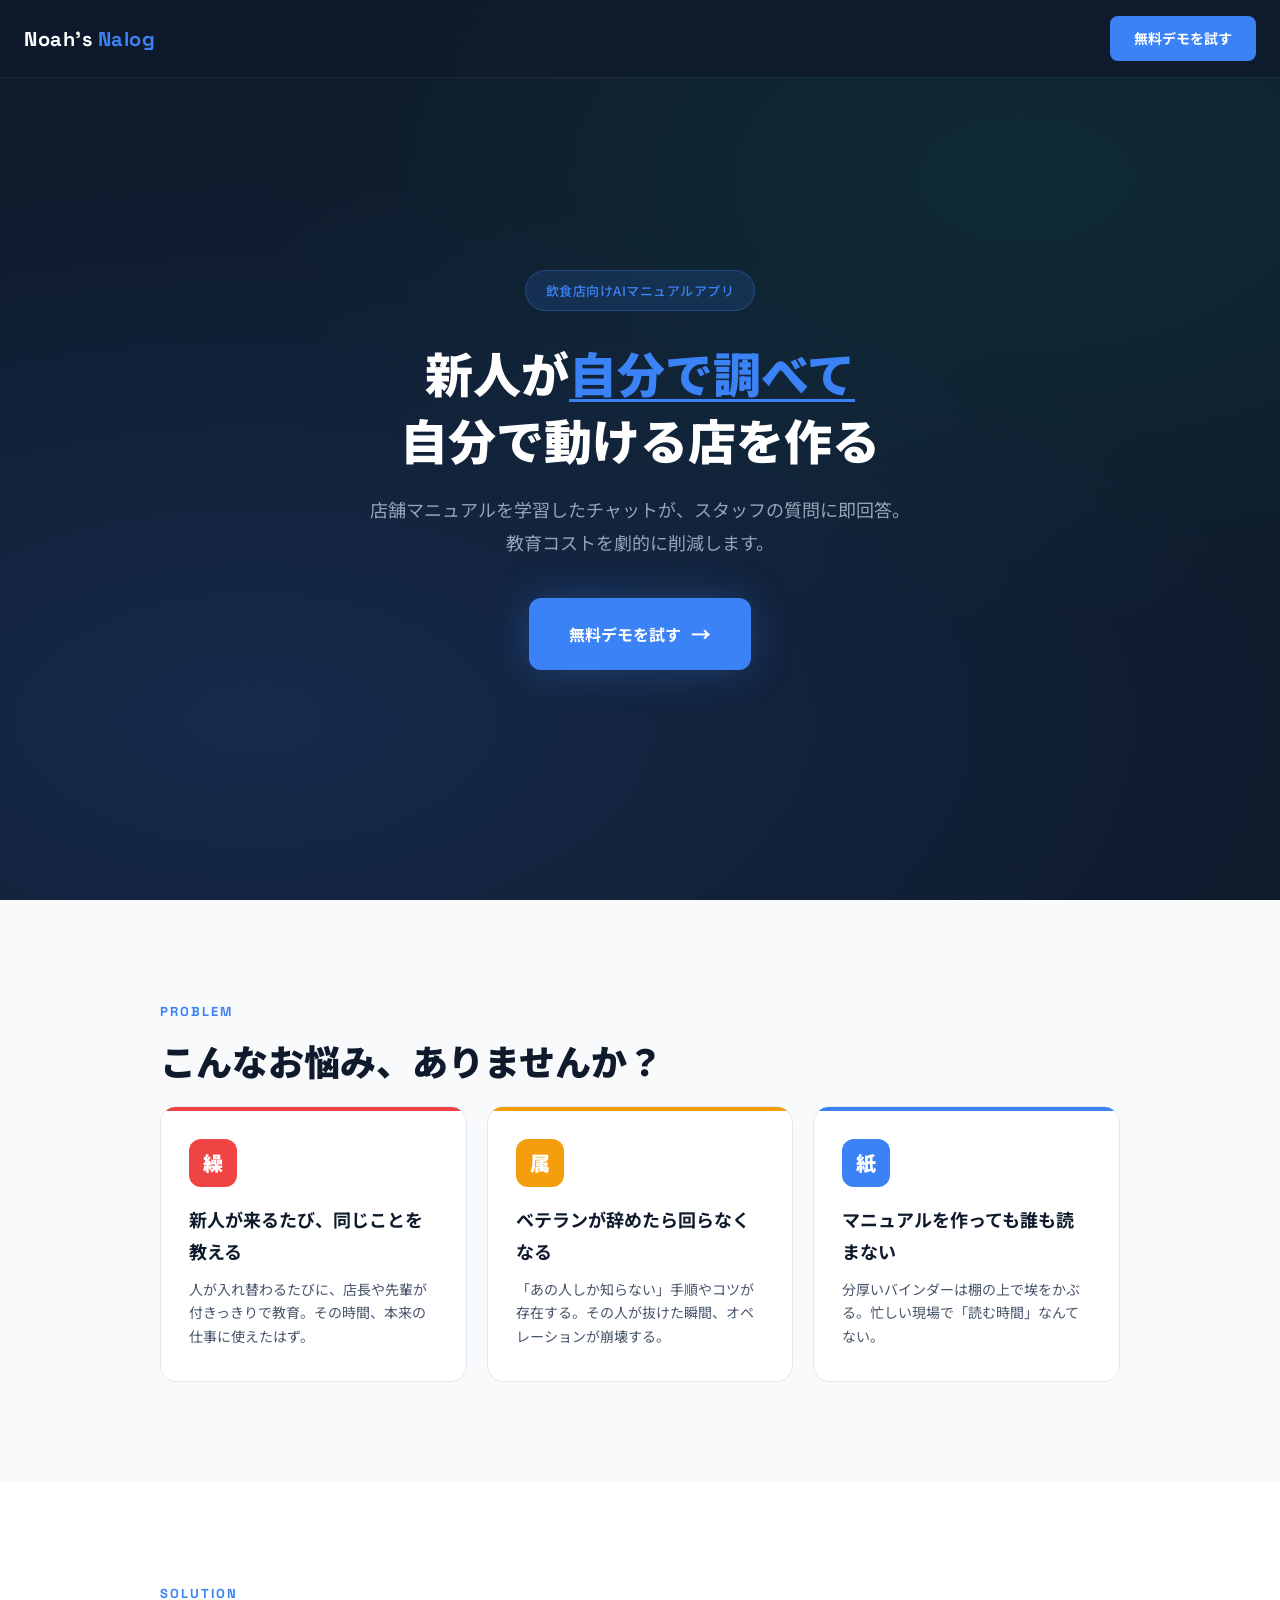
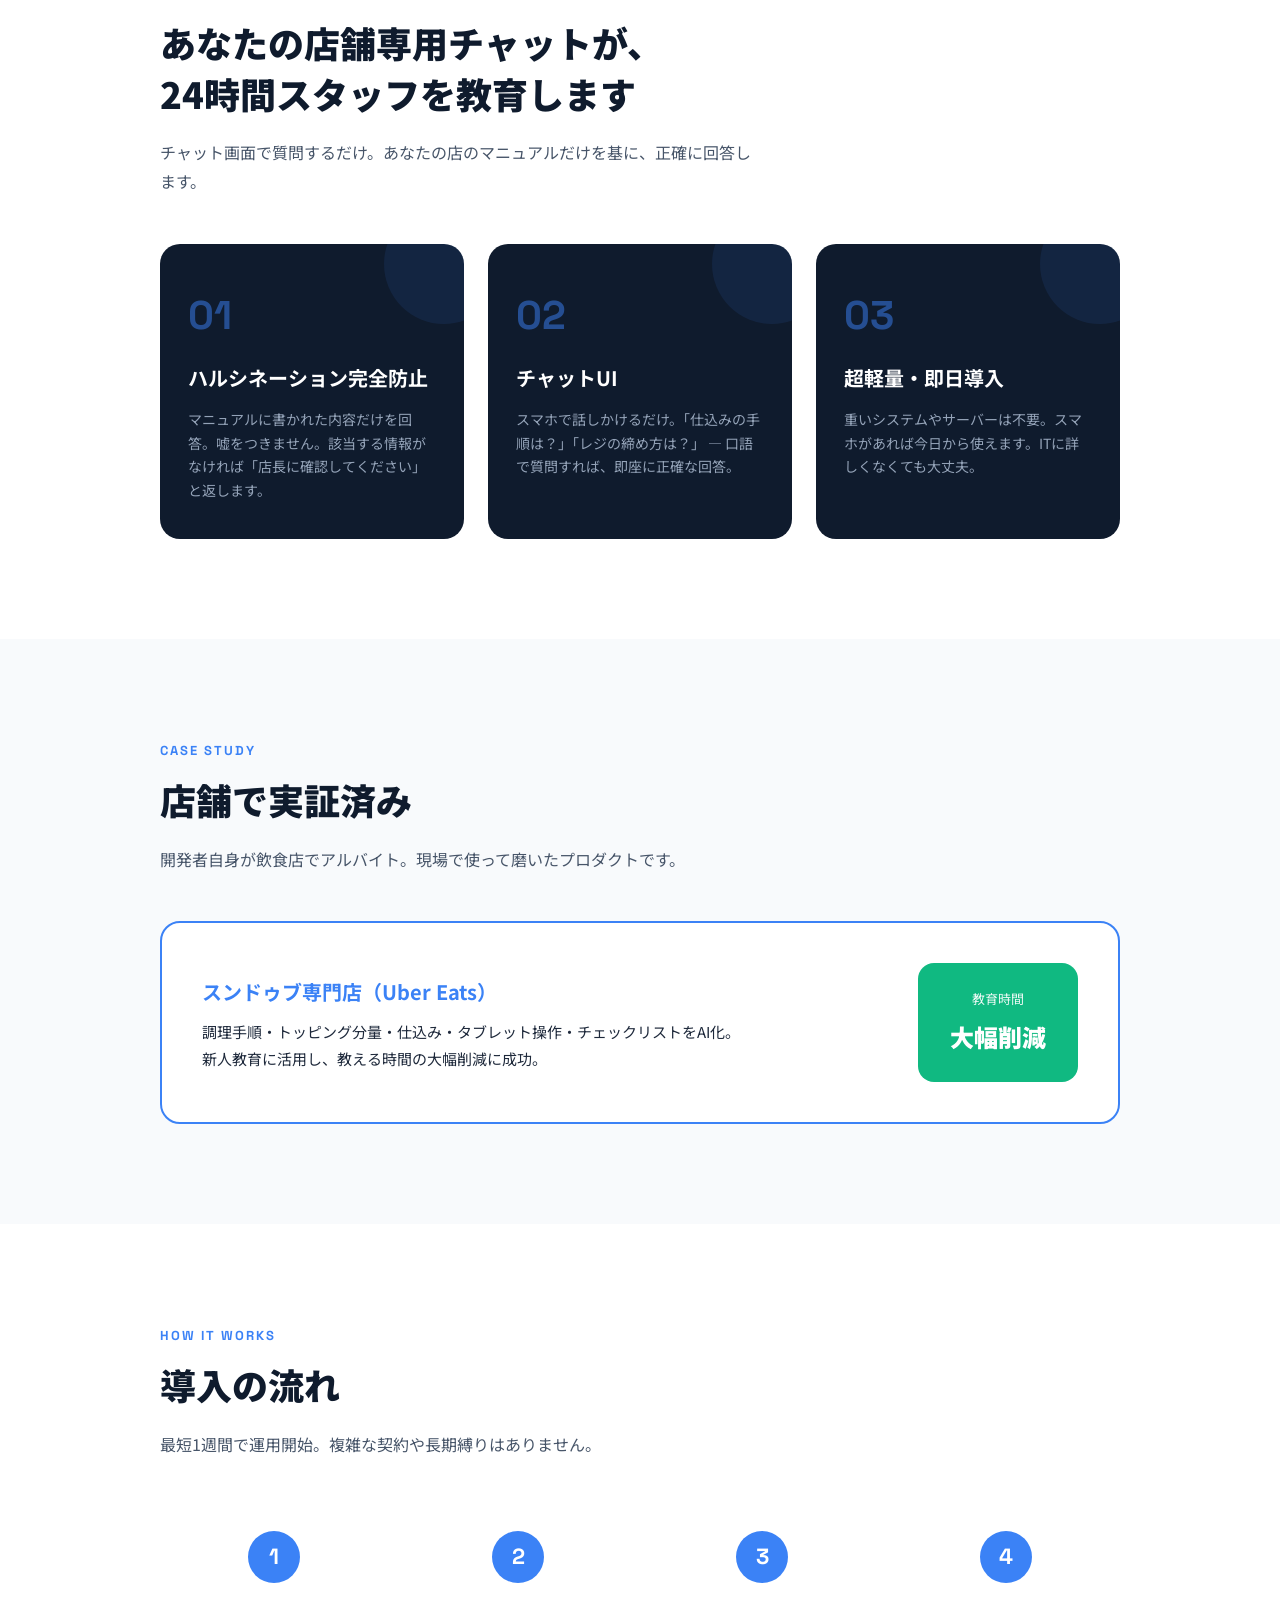
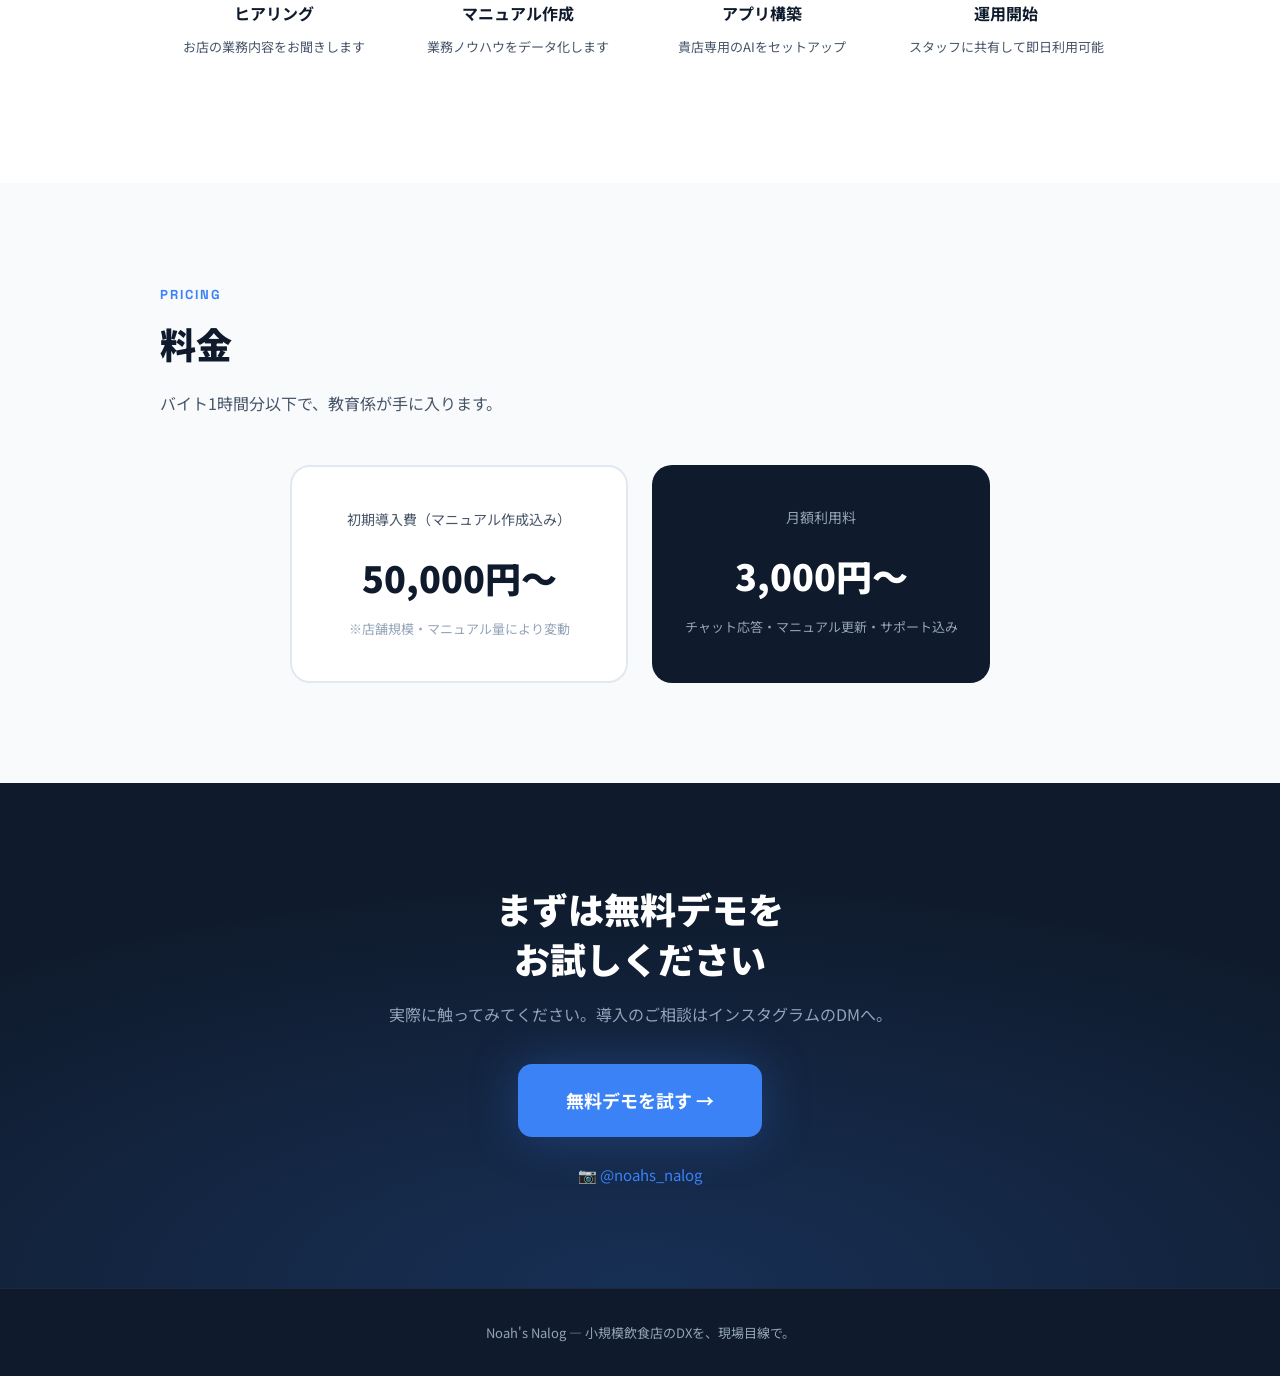
<file: index.html>
<!DOCTYPE html>
<html lang="ja">

<head>
  <meta charset="UTF-8">
  <meta name="viewport" content="width=device-width, initial-scale=1.0">
  <title>Noah's Nalog | 飲食店向けAIマニュアルアプリ</title>
  <meta name="description" content="店舗マニュアルをAIが学習。新人スタッフがChatGPTのように質問するだけで、正確な業務手順を即回答。教育コストを劇的に削減。">
  <link rel="preconnect" href="https://fonts.googleapis.com">
  <link
    href="https://fonts.googleapis.com/css2?family=Noto+Sans+JP:wght@400;500;700;900&family=Space+Grotesk:wght@500;700&display=swap"
    rel="stylesheet">
  <style>
    *,
    *::before,
    *::after {
      margin: 0;
      padding: 0;
      box-sizing: border-box;
    }

    :root {
      --navy: #0F1B2D;
      --navy-light: #1B2A4A;
      --accent: #3B82F6;
      --accent-dark: #2563EB;
      --accent-glow: rgba(59, 130, 246, 0.3);
      --green: #10B981;
      --orange: #F59E0B;
      --red: #EF4444;
      --white: #FFFFFF;
      --off-white: #F8FAFC;
      --gray-100: #F1F5F9;
      --gray-200: #E2E8F0;
      --gray-400: #94A3B8;
      --gray-600: #475569;
      --gray-800: #1E293B;
      --font-jp: 'Noto Sans JP', sans-serif;
      --font-en: 'Space Grotesk', sans-serif;
    }

    html {
      scroll-behavior: smooth;
    }

    body {
      font-family: var(--font-jp);
      color: var(--gray-800);
      background: var(--white);
      overflow-x: hidden;
      line-height: 1.8;
    }

    /* ===== HEADER NAV ===== */
    .nav {
      position: fixed;
      top: 0;
      left: 0;
      right: 0;
      z-index: 100;
      padding: 16px 24px;
      background: rgba(15, 27, 45, 0.9);
      backdrop-filter: blur(20px);
      border-bottom: 1px solid rgba(255, 255, 255, 0.06);
      display: flex;
      justify-content: space-between;
      align-items: center;
    }

    .nav-brand {
      font-family: var(--font-en);
      font-size: 20px;
      font-weight: 700;
      color: var(--white);
      letter-spacing: 0.5px;
      text-decoration: none;
    }

    .nav-brand span {
      color: var(--accent);
    }

    .nav-cta {
      padding: 10px 24px;
      background: var(--accent);
      color: var(--white);
      border: none;
      border-radius: 8px;
      font-size: 14px;
      font-weight: 700;
      font-family: var(--font-jp);
      cursor: pointer;
      text-decoration: none;
      transition: all 0.3s;
    }

    .nav-cta:hover {
      background: var(--accent-dark);
      transform: translateY(-1px);
    }

    /* ===== HERO ===== */
    .hero {
      min-height: 100vh;
      display: flex;
      align-items: center;
      justify-content: center;
      background: var(--navy);
      position: relative;
      overflow: hidden;
      padding: 120px 24px 80px;
    }

    .hero::before {
      content: '';
      position: absolute;
      inset: 0;
      background:
        radial-gradient(ellipse 80% 60% at 20% 80%, rgba(59, 130, 246, 0.15), transparent),
        radial-gradient(ellipse 60% 50% at 80% 20%, rgba(16, 185, 129, 0.1), transparent);
    }

    .hero-inner {
      position: relative;
      max-width: 800px;
      text-align: center;
    }

    .hero-badge {
      display: inline-block;
      padding: 8px 20px;
      margin-bottom: 28px;
      background: rgba(59, 130, 246, 0.15);
      border: 1px solid rgba(59, 130, 246, 0.3);
      border-radius: 100px;
      font-size: 13px;
      color: var(--accent);
      font-weight: 500;
      letter-spacing: 0.5px;
    }

    .hero h1 {
      font-size: clamp(28px, 5vw, 48px);
      font-weight: 900;
      color: var(--white);
      line-height: 1.4;
      margin-bottom: 20px;
    }

    .hero h1 em {
      font-style: normal;
      color: var(--accent);
      text-decoration: underline;
      text-decoration-color: var(--accent);
      text-underline-offset: 6px;
      text-decoration-thickness: 3px;
    }

    .hero-sub {
      font-size: clamp(15px, 2.5vw, 18px);
      color: var(--gray-400);
      line-height: 1.8;
      margin-bottom: 40px;
      max-width: 600px;
      margin-left: auto;
      margin-right: auto;
    }

    .hero-cta {
      display: inline-flex;
      align-items: center;
      gap: 10px;
      padding: 18px 40px;
      background: var(--accent);
      color: var(--white);
      font-size: 16px;
      font-weight: 700;
      border-radius: 12px;
      text-decoration: none;
      transition: all 0.3s;
      box-shadow: 0 0 40px var(--accent-glow);
      font-family: var(--font-jp);
    }

    .hero-cta:hover {
      background: var(--accent-dark);
      transform: translateY(-2px);
      box-shadow: 0 0 60px var(--accent-glow);
    }

    .hero-cta-arrow {
      font-size: 20px;
      transition: transform 0.3s;
    }

    .hero-cta:hover .hero-cta-arrow {
      transform: translateX(4px);
    }

    /* ===== SECTIONS ===== */
    section {
      padding: 100px 24px;
    }

    .section-inner {
      max-width: 960px;
      margin: 0 auto;
    }

    .section-label {
      font-family: var(--font-en);
      font-size: 13px;
      font-weight: 700;
      color: var(--accent);
      letter-spacing: 2px;
      text-transform: uppercase;
      margin-bottom: 12px;
    }

    .section-title {
      font-size: clamp(24px, 4vw, 36px);
      font-weight: 900;
      color: var(--navy);
      line-height: 1.4;
      margin-bottom: 20px;
    }

    .section-desc {
      font-size: 16px;
      color: var(--gray-600);
      max-width: 600px;
      margin-bottom: 48px;
    }

    /* ===== PAIN SECTION ===== */
    .pain {
      background: var(--off-white);
    }

    .pain-grid {
      display: grid;
      grid-template-columns: repeat(auto-fit, minmax(260px, 1fr));
      gap: 20px;
    }

    .pain-card {
      background: var(--white);
      border-radius: 16px;
      padding: 32px 28px;
      border: 1px solid var(--gray-200);
      transition: all 0.3s;
      position: relative;
      overflow: hidden;
    }

    .pain-card::before {
      content: '';
      position: absolute;
      top: 0;
      left: 0;
      right: 0;
      height: 4px;
    }

    .pain-card:nth-child(1)::before {
      background: var(--red);
    }

    .pain-card:nth-child(2)::before {
      background: var(--orange);
    }

    .pain-card:nth-child(3)::before {
      background: var(--accent);
    }

    .pain-card:hover {
      transform: translateY(-4px);
      box-shadow: 0 12px 40px rgba(0, 0, 0, 0.08);
    }

    .pain-icon {
      width: 48px;
      height: 48px;
      border-radius: 12px;
      display: flex;
      align-items: center;
      justify-content: center;
      font-size: 20px;
      font-weight: 900;
      color: var(--white);
      margin-bottom: 16px;
      font-family: var(--font-jp);
    }

    .pain-card:nth-child(1) .pain-icon {
      background: var(--red);
    }

    .pain-card:nth-child(2) .pain-icon {
      background: var(--orange);
    }

    .pain-card:nth-child(3) .pain-icon {
      background: var(--accent);
    }

    .pain-card h3 {
      font-size: 18px;
      font-weight: 700;
      margin-bottom: 10px;
      color: var(--navy);
    }

    .pain-card p {
      font-size: 14px;
      color: var(--gray-600);
      line-height: 1.7;
    }

    /* ===== SOLUTION ===== */
    .solution {
      background: var(--white);
    }

    .solution-grid {
      display: grid;
      grid-template-columns: repeat(auto-fit, minmax(260px, 1fr));
      gap: 24px;
    }

    .sol-card {
      background: var(--navy);
      border-radius: 20px;
      padding: 36px 28px;
      color: var(--white);
      position: relative;
      overflow: hidden;
      transition: transform 0.3s;
    }

    .sol-card:hover {
      transform: translateY(-4px);
    }

    .sol-card::after {
      content: '';
      position: absolute;
      top: -40px;
      right: -40px;
      width: 120px;
      height: 120px;
      border-radius: 50%;
      background: rgba(59, 130, 246, 0.1);
    }

    .sol-num {
      font-family: var(--font-en);
      font-size: 40px;
      font-weight: 700;
      color: var(--accent);
      opacity: 0.5;
      margin-bottom: 8px;
    }

    .sol-card h3 {
      font-size: 20px;
      font-weight: 700;
      margin-bottom: 12px;
    }

    .sol-card p {
      font-size: 14px;
      color: var(--gray-400);
      line-height: 1.7;
    }

    /* ===== CASE STUDY ===== */
    .case {
      background: var(--off-white);
    }

    .case-box {
      background: var(--white);
      border-radius: 20px;
      padding: 40px;
      border: 2px solid var(--accent);
      position: relative;
      display: grid;
      grid-template-columns: 1fr auto;
      gap: 32px;
      align-items: center;
    }

    @media (max-width: 640px) {
      .case-box {
        grid-template-columns: 1fr;
      }
    }

    .case-store {
      font-size: 20px;
      font-weight: 700;
      color: var(--accent);
      margin-bottom: 8px;
    }

    .case-stats {
      font-size: 14px;
      color: var(--gray-600);
      margin-bottom: 16px;
    }

    .case-detail {
      font-size: 15px;
      color: var(--gray-800);
      line-height: 1.8;
    }

    .case-badge {
      background: var(--green);
      color: var(--white);
      border-radius: 16px;
      padding: 24px 32px;
      text-align: center;
      white-space: nowrap;
    }

    .case-badge-label {
      font-size: 13px;
      margin-bottom: 4px;
      opacity: 0.9;
    }

    .case-badge-value {
      font-size: 24px;
      font-weight: 900;
    }

    /* ===== FLOW ===== */
    .flow {
      background: var(--white);
    }

    .flow-steps {
      display: grid;
      grid-template-columns: repeat(auto-fit, minmax(200px, 1fr));
      gap: 16px;
      position: relative;
    }

    .flow-step {
      text-align: center;
      padding: 24px 16px;
    }

    .flow-num {
      width: 52px;
      height: 52px;
      border-radius: 50%;
      background: var(--accent);
      color: var(--white);
      display: flex;
      align-items: center;
      justify-content: center;
      font-family: var(--font-en);
      font-size: 22px;
      font-weight: 700;
      margin: 0 auto 16px;
    }

    .flow-step h3 {
      font-size: 16px;
      font-weight: 700;
      color: var(--navy);
      margin-bottom: 8px;
    }

    .flow-step p {
      font-size: 13px;
      color: var(--gray-600);
    }

    /* ===== PRICING ===== */
    .pricing {
      background: var(--off-white);
    }

    .pricing-grid {
      display: grid;
      grid-template-columns: repeat(auto-fit, minmax(280px, 1fr));
      gap: 24px;
      max-width: 700px;
      margin: 0 auto;
    }

    .price-card {
      border-radius: 20px;
      padding: 40px 32px;
      text-align: center;
      transition: transform 0.3s;
    }

    .price-card:hover {
      transform: translateY(-4px);
    }

    .price-card:first-child {
      background: var(--white);
      border: 2px solid var(--gray-200);
    }

    .price-card:last-child {
      background: var(--navy);
      color: var(--white);
    }

    .price-label {
      font-size: 14px;
      margin-bottom: 12px;
    }

    .price-card:first-child .price-label {
      color: var(--gray-600);
    }

    .price-card:last-child .price-label {
      color: var(--gray-400);
    }

    .price-value {
      font-size: 36px;
      font-weight: 900;
      margin-bottom: 8px;
    }

    .price-card:first-child .price-value {
      color: var(--navy);
    }

    .price-card:last-child .price-value {
      color: var(--white);
    }

    .price-note {
      font-size: 13px;
    }

    .price-card:first-child .price-note {
      color: var(--gray-400);
    }

    .price-card:last-child .price-note {
      color: var(--gray-400);
    }

    /* ===== CTA ===== */
    .cta-section {
      background: var(--navy);
      padding: 100px 24px;
      text-align: center;
      position: relative;
      overflow: hidden;
    }

    .cta-section::before {
      content: '';
      position: absolute;
      inset: 0;
      background: radial-gradient(ellipse 80% 80% at 50% 100%, rgba(59, 130, 246, 0.2), transparent);
    }

    .cta-inner {
      position: relative;
      max-width: 600px;
      margin: 0 auto;
    }

    .cta-inner h2 {
      font-size: clamp(24px, 4vw, 36px);
      font-weight: 900;
      color: var(--white);
      margin-bottom: 16px;
      line-height: 1.4;
    }

    .cta-inner p {
      font-size: 16px;
      color: var(--gray-400);
      margin-bottom: 36px;
    }

    .cta-btn {
      display: inline-flex;
      align-items: center;
      gap: 10px;
      padding: 20px 48px;
      background: var(--accent);
      color: var(--white);
      font-size: 18px;
      font-weight: 700;
      border-radius: 14px;
      text-decoration: none;
      transition: all 0.3s;
      box-shadow: 0 0 50px var(--accent-glow);
      font-family: var(--font-jp);
    }

    .cta-btn:hover {
      background: var(--accent-dark);
      transform: translateY(-2px);
    }

    .cta-email {
      margin-top: 24px;
      font-size: 15px;
      color: var(--gray-400);
    }

    .cta-email a {
      color: var(--accent);
      text-decoration: none;
    }

    /* ===== FOOTER ===== */
    footer {
      background: var(--navy);
      border-top: 1px solid rgba(255, 255, 255, 0.06);
      padding: 32px 24px;
      text-align: center;
    }

    footer p {
      font-size: 13px;
      color: var(--gray-400);
    }

    footer a {
      color: var(--accent);
      text-decoration: none;
    }

    /* ===== ANIMATIONS ===== */
    .fade-up {
      opacity: 0;
      transform: translateY(30px);
      transition: opacity 0.8s ease, transform 0.8s ease;
    }

    .fade-up.visible {
      opacity: 1;
      transform: translateY(0);
    }

    @media (max-width: 768px) {
      section {
        padding: 64px 20px;
      }

      .case-box {
        padding: 28px;
      }

      .nav {
        padding: 12px 16px;
      }

      .nav-cta {
        padding: 8px 16px;
        font-size: 13px;
      }
    }
  </style>
</head>

<body>

  <!-- NAV -->
  <nav class="nav">
    <a href="#" class="nav-brand">Noah's <span>Nalog</span></a>
    <a href="./index-demo.html" class="nav-cta" target="_blank">無料デモを試す</a>
  </nav>

  <!-- HERO -->
  <section class="hero">
    <div class="hero-inner">
      <div class="hero-badge">飲食店向けAIマニュアルアプリ</div>
      <h1>新人が<em>自分で調べて</em><br>自分で動ける店を作る</h1>
      <p class="hero-sub">店舗マニュアルを学習したチャットが、スタッフの質問に即回答。<br>教育コストを劇的に削減します。</p>
      <a href="./index-demo.html" class="hero-cta" target="_blank">
        無料デモを試す
        <span class="hero-cta-arrow">&rarr;</span>
      </a>
    </div>
  </section>

  <!-- PAIN -->
  <section class="pain" id="problem">
    <div class="section-inner">
      <div class="section-label fade-up">Problem</div>
      <h2 class="section-title fade-up">こんなお悩み、ありませんか？</h2>
      <div class="pain-grid">
        <div class="pain-card fade-up">
          <div class="pain-icon">繰</div>
          <h3>新人が来るたび、同じことを教える</h3>
          <p>人が入れ替わるたびに、店長や先輩が付きっきりで教育。その時間、本来の仕事に使えたはず。</p>
        </div>
        <div class="pain-card fade-up">
          <div class="pain-icon">属</div>
          <h3>ベテランが辞めたら回らなくなる</h3>
          <p>「あの人しか知らない」手順やコツが存在する。その人が抜けた瞬間、オペレーションが崩壊する。</p>
        </div>
        <div class="pain-card fade-up">
          <div class="pain-icon">紙</div>
          <h3>マニュアルを作っても誰も読まない</h3>
          <p>分厚いバインダーは棚の上で埃をかぶる。忙しい現場で「読む時間」なんてない。</p>
        </div>
      </div>
    </div>
  </section>

  <!-- SOLUTION -->
  <section class="solution" id="solution">
    <div class="section-inner">
      <div class="section-label fade-up">Solution</div>
      <h2 class="section-title fade-up">あなたの店舗専用チャットが、<br>24時間スタッフを教育します</h2>
      <p class="section-desc fade-up">チャット画面で質問するだけ。あなたの店のマニュアルだけを基に、正確に回答します。</p>
      <div class="solution-grid">
        <div class="sol-card fade-up">
          <div class="sol-num">01</div>
          <h3>ハルシネーション完全防止</h3>
          <p>マニュアルに書かれた内容だけを回答。嘘をつきません。該当する情報がなければ「店長に確認してください」と返します。</p>
        </div>
        <div class="sol-card fade-up">
          <div class="sol-num">02</div>
          <h3>チャットUI</h3>
          <p>スマホで話しかけるだけ。「仕込みの手順は？」「レジの締め方は？」 — 口語で質問すれば、即座に正確な回答。</p>
        </div>
        <div class="sol-card fade-up">
          <div class="sol-num">03</div>
          <h3>超軽量・即日導入</h3>
          <p>重いシステムやサーバーは不要。スマホがあれば今日から使えます。ITに詳しくなくても大丈夫。</p>
        </div>
      </div>
    </div>
  </section>

  <!-- CASE STUDY -->
  <section class="case" id="case">
    <div class="section-inner">
      <div class="section-label fade-up">Case Study</div>
      <h2 class="section-title fade-up">店舗で実証済み</h2>
      <p class="section-desc fade-up">開発者自身が飲食店でアルバイト。現場で使って磨いたプロダクトです。</p>
      <div class="case-box fade-up">
        <div>
          <div class="case-store">スンドゥブ専門店（Uber Eats）</div>
          <p class="case-detail">
            調理手順・トッピング分量・仕込み・タブレット操作・チェックリストをAI化。<br>
            新人教育に活用し、教える時間の大幅削減に成功。
          </p>
        </div>
        <div class="case-badge">
          <div class="case-badge-label">教育時間</div>
          <div class="case-badge-value">大幅削減</div>
        </div>
      </div>
    </div>
  </section>

  <!-- FLOW -->
  <section class="flow" id="flow">
    <div class="section-inner">
      <div class="section-label fade-up">How It Works</div>
      <h2 class="section-title fade-up">導入の流れ</h2>
      <p class="section-desc fade-up">最短1週間で運用開始。複雑な契約や長期縛りはありません。</p>
      <div class="flow-steps fade-up">
        <div class="flow-step">
          <div class="flow-num">1</div>
          <h3>ヒアリング</h3>
          <p>お店の業務内容をお聞きします</p>
        </div>
        <div class="flow-step">
          <div class="flow-num">2</div>
          <h3>マニュアル作成</h3>
          <p>業務ノウハウをデータ化します</p>
        </div>
        <div class="flow-step">
          <div class="flow-num">3</div>
          <h3>アプリ構築</h3>
          <p>貴店専用のAIをセットアップ</p>
        </div>
        <div class="flow-step">
          <div class="flow-num">4</div>
          <h3>運用開始</h3>
          <p>スタッフに共有して即日利用可能</p>
        </div>
      </div>
    </div>
  </section>

  <!-- PRICING -->
  <section class="pricing" id="pricing">
    <div class="section-inner">
      <div class="section-label fade-up">Pricing</div>
      <h2 class="section-title fade-up">料金</h2>
      <p class="section-desc fade-up">バイト1時間分以下で、教育係が手に入ります。</p>
      <div class="pricing-grid fade-up">
        <div class="price-card">
          <div class="price-label">初期導入費（マニュアル作成込み）</div>
          <div class="price-value">50,000円〜</div>
          <div class="price-note">※店舗規模・マニュアル量により変動</div>
        </div>
        <div class="price-card">
          <div class="price-label">月額利用料</div>
          <div class="price-value">3,000円〜</div>
          <div class="price-note">チャット応答・マニュアル更新・サポート込み</div>
        </div>
      </div>
    </div>
  </section>

  <!-- CTA -->
  <section class="cta-section" id="contact">
    <div class="cta-inner">
      <h2>まずは無料デモを<br>お試しください</h2>
      <p>実際に触ってみてください。導入のご相談はインスタグラムのDMへ。</p>
      <a href="./index-demo.html" class="cta-btn" target="_blank">
        無料デモを試す &rarr;
      </a>
      <div class="cta-email">
        <a href="https://www.instagram.com/noahs_nalog/" target="_blank" rel="noopener">📷 @noahs_nalog</a>
      </div>
    </div>
  </section>

  <!-- FOOTER -->
  <footer>
    <p>Noah's Nalog &mdash; 小規模飲食店のDXを、現場目線で。 </p>
  </footer>

  <!-- SCROLL ANIMATION -->
  <script>
    const observer = new IntersectionObserver((entries) => {
      entries.forEach(entry => {
        if (entry.isIntersecting) {
          entry.target.classList.add('visible');
        }
      });
    }, { threshold: 0.15 });

    document.querySelectorAll('.fade-up').forEach(el => observer.observe(el));
  </script>

</body>

</html>
</file>
